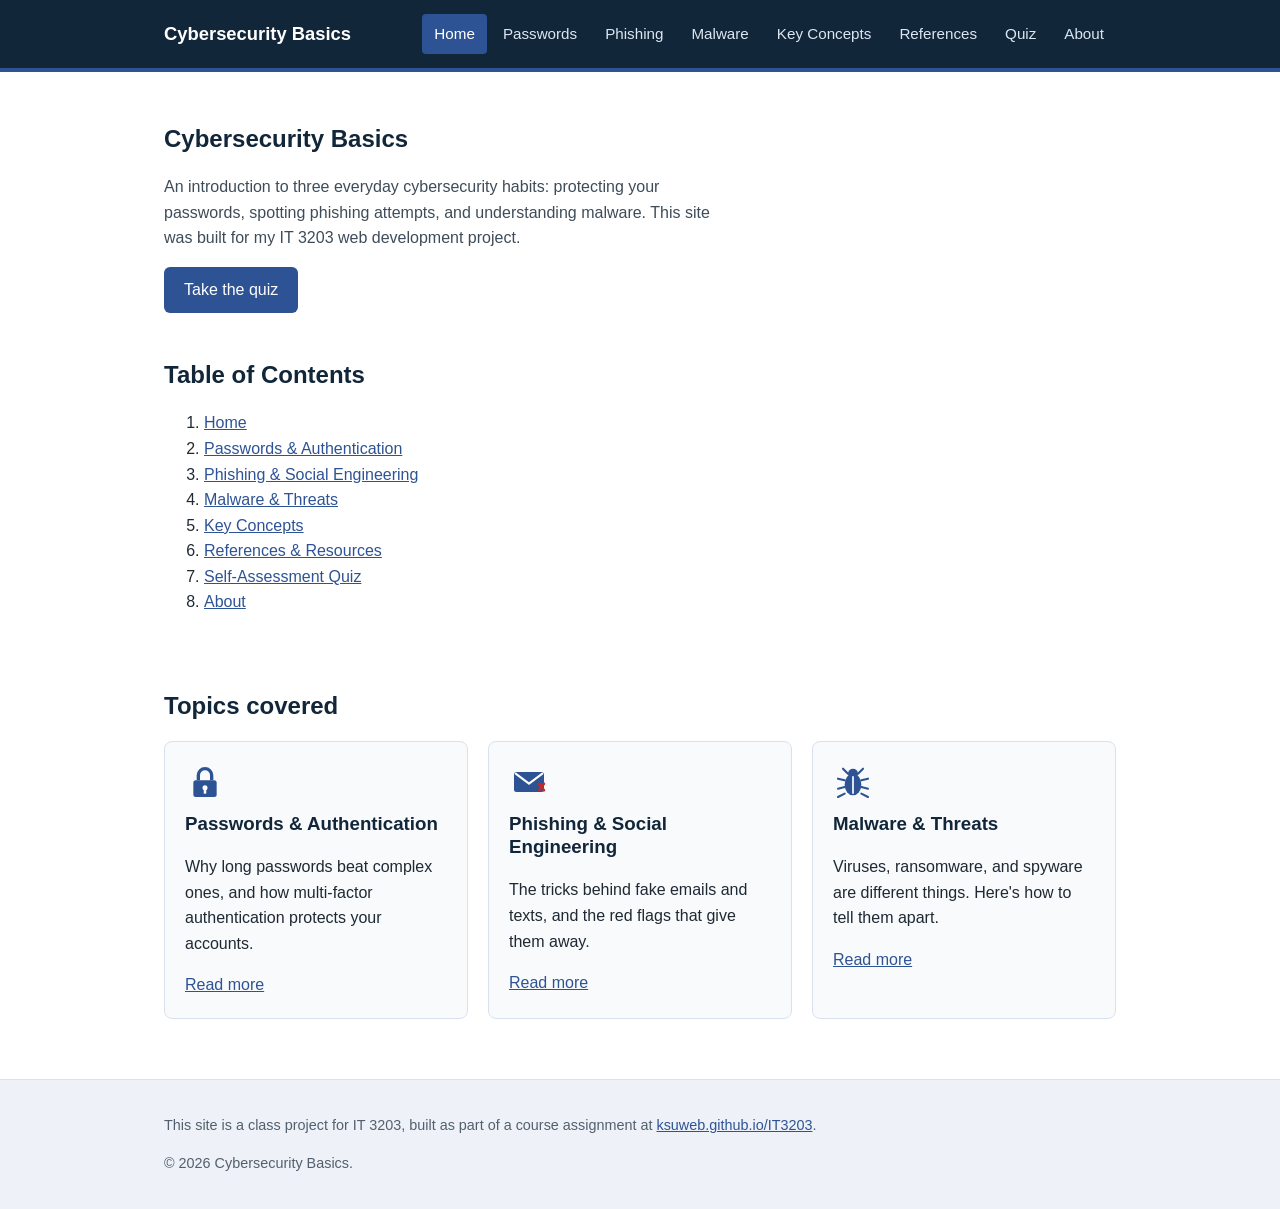
<file: index.html>
<!DOCTYPE html>
<html lang="en">
<head>
  <meta charset="UTF-8" />
  <meta name="viewport" content="width=device-width, initial-scale=1.0" />
  <title>Cybersecurity Basics</title>
  <link rel="stylesheet" href="css/style.css" />
</head>
<body>

  <header id="site-header">
    <div class="wrap">
      <a href="index.html" class="logo">Cybersecurity Basics</a>
      <nav id="site-nav">
        <ul>
          <li><a href="index.html" class="active">Home</a></li>
          <li><a href="topics/passwords.html">Passwords</a></li>
          <li><a href="topics/phishing.html">Phishing</a></li>
          <li><a href="topics/malware.html">Malware</a></li>
          <li><a href="key-concepts.html">Key Concepts</a></li>
          <li><a href="references.html">References</a></li>
          <li><a href="quiz.html">Quiz</a></li>
          <li><a href="about.html">About</a></li>
        </ul>
      </nav>
    </div>
  </header>

  <main class="wrap">

    <section class="page-heading">
      <h1>Cybersecurity Basics</h1>
      <p>An introduction to three everyday cybersecurity habits: protecting your
        passwords, spotting phishing attempts, and understanding malware. This site
        was built for my IT 3203 web development project.</p>
      <a href="quiz.html" class="btn">Take the quiz</a>
    </section>

    <section>
      <h2>Table of Contents</h2>
      <ol>
        <li><a href="index.html">Home</a></li>
        <li><a href="topics/passwords.html">Passwords &amp; Authentication</a></li>
        <li><a href="topics/phishing.html">Phishing &amp; Social Engineering</a></li>
        <li><a href="topics/malware.html">Malware &amp; Threats</a></li>
        <li><a href="key-concepts.html">Key Concepts</a></li>
        <li><a href="references.html">References &amp; Resources</a></li>
        <li><a href="quiz.html">Self-Assessment Quiz</a></li>
        <li><a href="about.html">About</a></li>
      </ol>
    </section>

    <section>
      <h2>Topics covered</h2>
      <div class="card-grid">
        <article class="card">
          <img src="images/icon-lock.svg" alt="Padlock icon" />
          <h3>Passwords &amp; Authentication</h3>
          <p>Why long passwords beat complex ones, and how multi-factor
            authentication protects your accounts.</p>
          <a href="topics/passwords.html">Read more</a>
        </article>
        <article class="card">
          <img src="images/icon-phish.svg" alt="Envelope icon" />
          <h3>Phishing &amp; Social Engineering</h3>
          <p>The tricks behind fake emails and texts, and the red flags that give
            them away.</p>
          <a href="topics/phishing.html">Read more</a>
        </article>
        <article class="card">
          <img src="images/icon-bug.svg" alt="Bug icon" />
          <h3>Malware &amp; Threats</h3>
          <p>Viruses, ransomware, and spyware are different things. Here's how to
            tell them apart.</p>
          <a href="topics/malware.html">Read more</a>
        </article>
      </div>
    </section>

  </main>

  <footer id="site-footer">
    <div class="wrap">
      <p>This site is a class project for IT 3203, built as part of a course
        assignment at
        <a href="https://ksuweb.github.io/IT3203/" target="_blank" rel="noopener">ksuweb.github.io/IT3203</a>.</p>
      <p>&copy; 2026 Cybersecurity Basics.</p>
    </div>
  </footer>

</body>
</html>
</file>
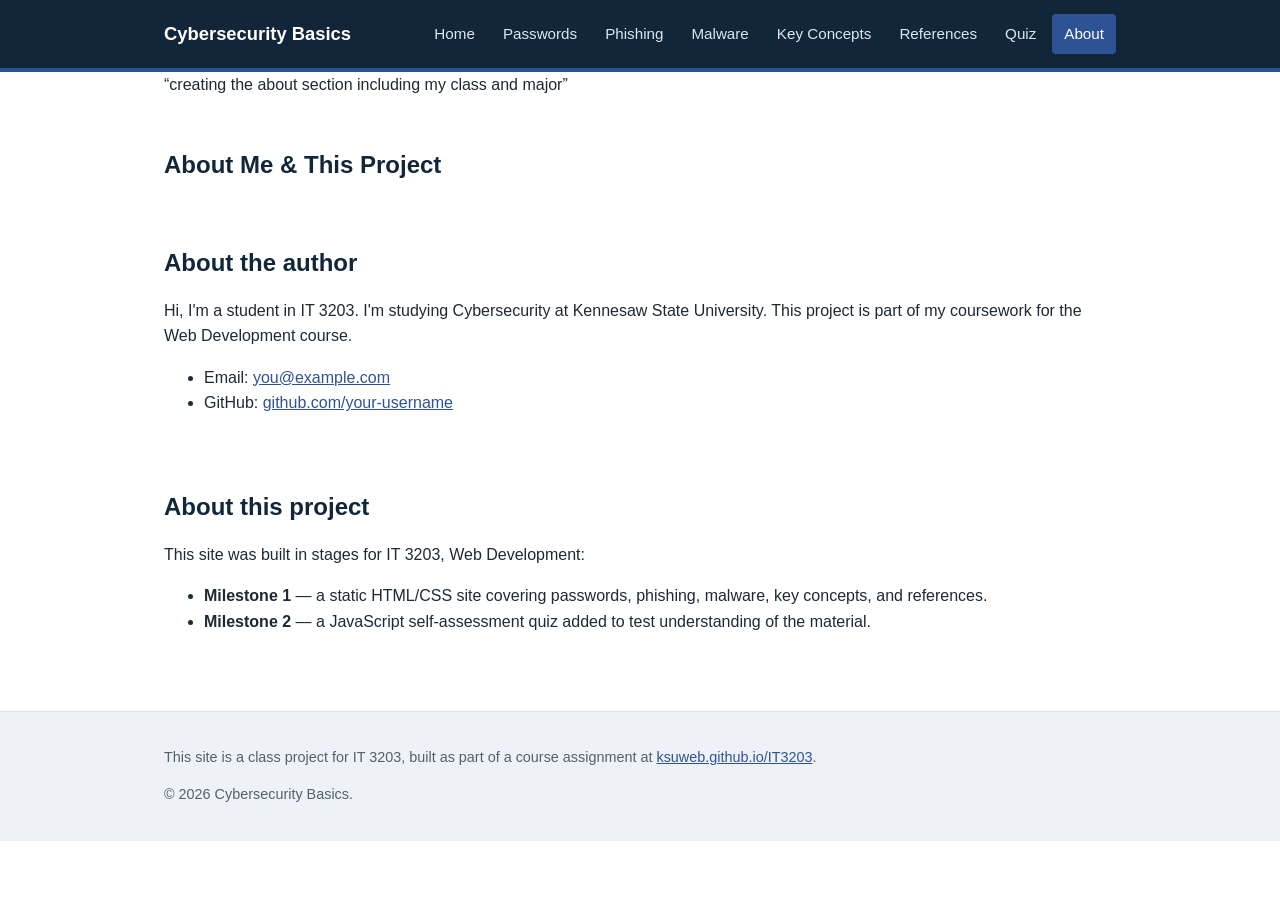
<file: about.html>
<!DOCTYPE html>
<html lang="en">
<head>
  <meta charset="UTF-8" />
  <meta name="viewport" content="width=device-width, initial-scale=1.0" />
  <title>About | Cybersecurity Basics</title>
  <link rel="stylesheet" href="css/style.css" />
</head>
<body>

  <header id="site-header">
    <div class="wrap">
      <a href="index.html" class="logo">Cybersecurity Basics</a>
      <nav id="site-nav">
        <ul>
          <li><a href="index.html">Home</a></li>
          <li><a href="topics/passwords.html">Passwords</a></li>
          <li><a href="topics/phishing.html">Phishing</a></li>
          <li><a href="topics/malware.html">Malware</a></li>
          <li><a href="key-concepts.html">Key Concepts</a></li>
          <li><a href="references.html">References</a></li>
          <li><a href="quiz.html">Quiz</a></li>
          <li><a href="about.html" class="active">About</a></li>
        </ul>
      </nav>
    </div>
  </header>

  <main class="wrap">
<q>creating the about section including my class and major</q>
    <section class="page-heading">
      <h1>About Me &amp; This Project</h1>
    </section>

    <section>
      <h2>About the author</h2>
      <!-- TODO: replace with your own bio -->
      <p>Hi, I'm a student in IT 3203. I'm studying Cybersecurity at Kennesaw State University. This project is part of my coursework for the Web
        Development course.</p>
      <ul>
        <li>Email: <a href="mailto:you@example.com">you@example.com</a></li>
        <li>GitHub: <a href="https://github.com/your-username" target="_blank" rel="noopener">github.com/your-username</a></li>
      </ul>
    </section>

    <section>
      <h2>About this project</h2>
      <p>This site was built in stages for IT 3203, Web Development:</p>
      <ul>
        <li><strong>Milestone 1</strong> &mdash; a static HTML/CSS site covering
          passwords, phishing, malware, key concepts, and references.</li>
        <li><strong>Milestone 2</strong> &mdash; a JavaScript self-assessment quiz
          added to test understanding of the material.</li>
      </ul>
    </section>

  </main>

  <footer id="site-footer">
    <div class="wrap">
      <p>This site is a class project for IT 3203, built as part of a course
        assignment at
        <a href="https://ksuweb.github.io/IT3203/" target="_blank" rel="noopener">ksuweb.github.io/IT3203</a>.</p>
      <p>&copy; 2026 Cybersecurity Basics.</p>
    </div>
  </footer>

</body>
</html>
</file>
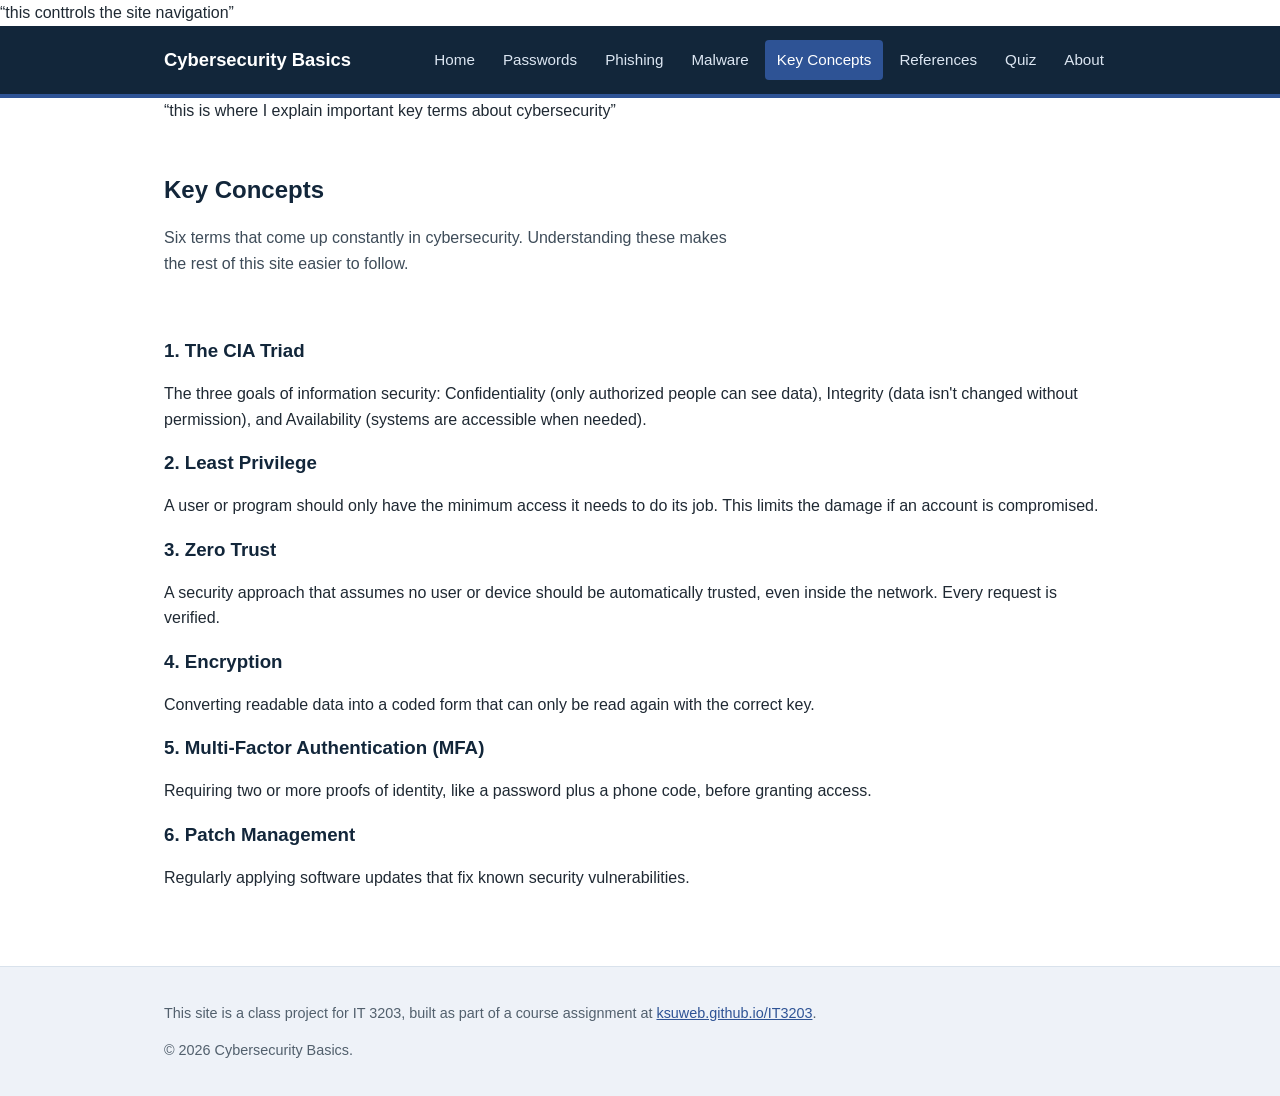
<file: key-concepts.html>
<!DOCTYPE html>
<html lang="en">
<head>
  <meta charset="UTF-8" />
  <meta name="viewport" content="width=device-width, initial-scale=1.0" />
  <title>Key Concepts | Cybersecurity Basics</title>
  <link rel="stylesheet" href="css/style.css" />
</head>
<body>
<q>this conttrols the site navigation</q>
  <header id="site-header">
    <div class="wrap">
      <a href="index.html" class="logo">Cybersecurity Basics</a>
      <nav id="site-nav">
        <ul>
          <li><a href="index.html">Home</a></li>
          <li><a href="topics/passwords.html">Passwords</a></li>
          <li><a href="topics/phishing.html">Phishing</a></li>
          <li><a href="topics/malware.html">Malware</a></li>
          <li><a href="key-concepts.html" class="active">Key Concepts</a></li>
          <li><a href="references.html">References</a></li>
          <li><a href="quiz.html">Quiz</a></li>
          <li><a href="about.html">About</a></li>
        </ul>
      </nav>
    </div>
  </header>

  <main class="wrap">
<q>this is where I explain important key terms about cybersecurity</q>
    <section class="page-heading">
      <h1>Key Concepts</h1>
      <p>Six terms that come up constantly in cybersecurity. Understanding these
        makes the rest of this site easier to follow.</p>
    </section>

    <section>
      <h3>1. The CIA Triad</h3>
      <p>The three goals of information security: Confidentiality (only authorized
        people can see data), Integrity (data isn't changed without permission), and
        Availability (systems are accessible when needed).</p>

      <h3>2. Least Privilege</h3>
      <p>A user or program should only have the minimum access it needs to do its
        job. This limits the damage if an account is compromised.</p>

      <h3>3. Zero Trust</h3>
      <p>A security approach that assumes no user or device should be automatically
        trusted, even inside the network. Every request is verified.</p>

      <h3>4. Encryption</h3>
      <p>Converting readable data into a coded form that can only be read again
        with the correct key.</p>

      <h3>5. Multi-Factor Authentication (MFA)</h3>
      <p>Requiring two or more proofs of identity, like a password plus a phone
        code, before granting access.</p>

      <h3>6. Patch Management</h3>
      <p>Regularly applying software updates that fix known security
        vulnerabilities.</p>
    </section>

  </main>

  <footer id="site-footer">
    <div class="wrap">
      <p>This site is a class project for IT 3203, built as part of a course
        assignment at
        <a href="https://ksuweb.github.io/IT3203/" target="_blank" rel="noopener">ksuweb.github.io/IT3203</a>.</p>
      <p>&copy; 2026 Cybersecurity Basics.</p>
    </div>
  </footer>

</body>
</html>
</file>
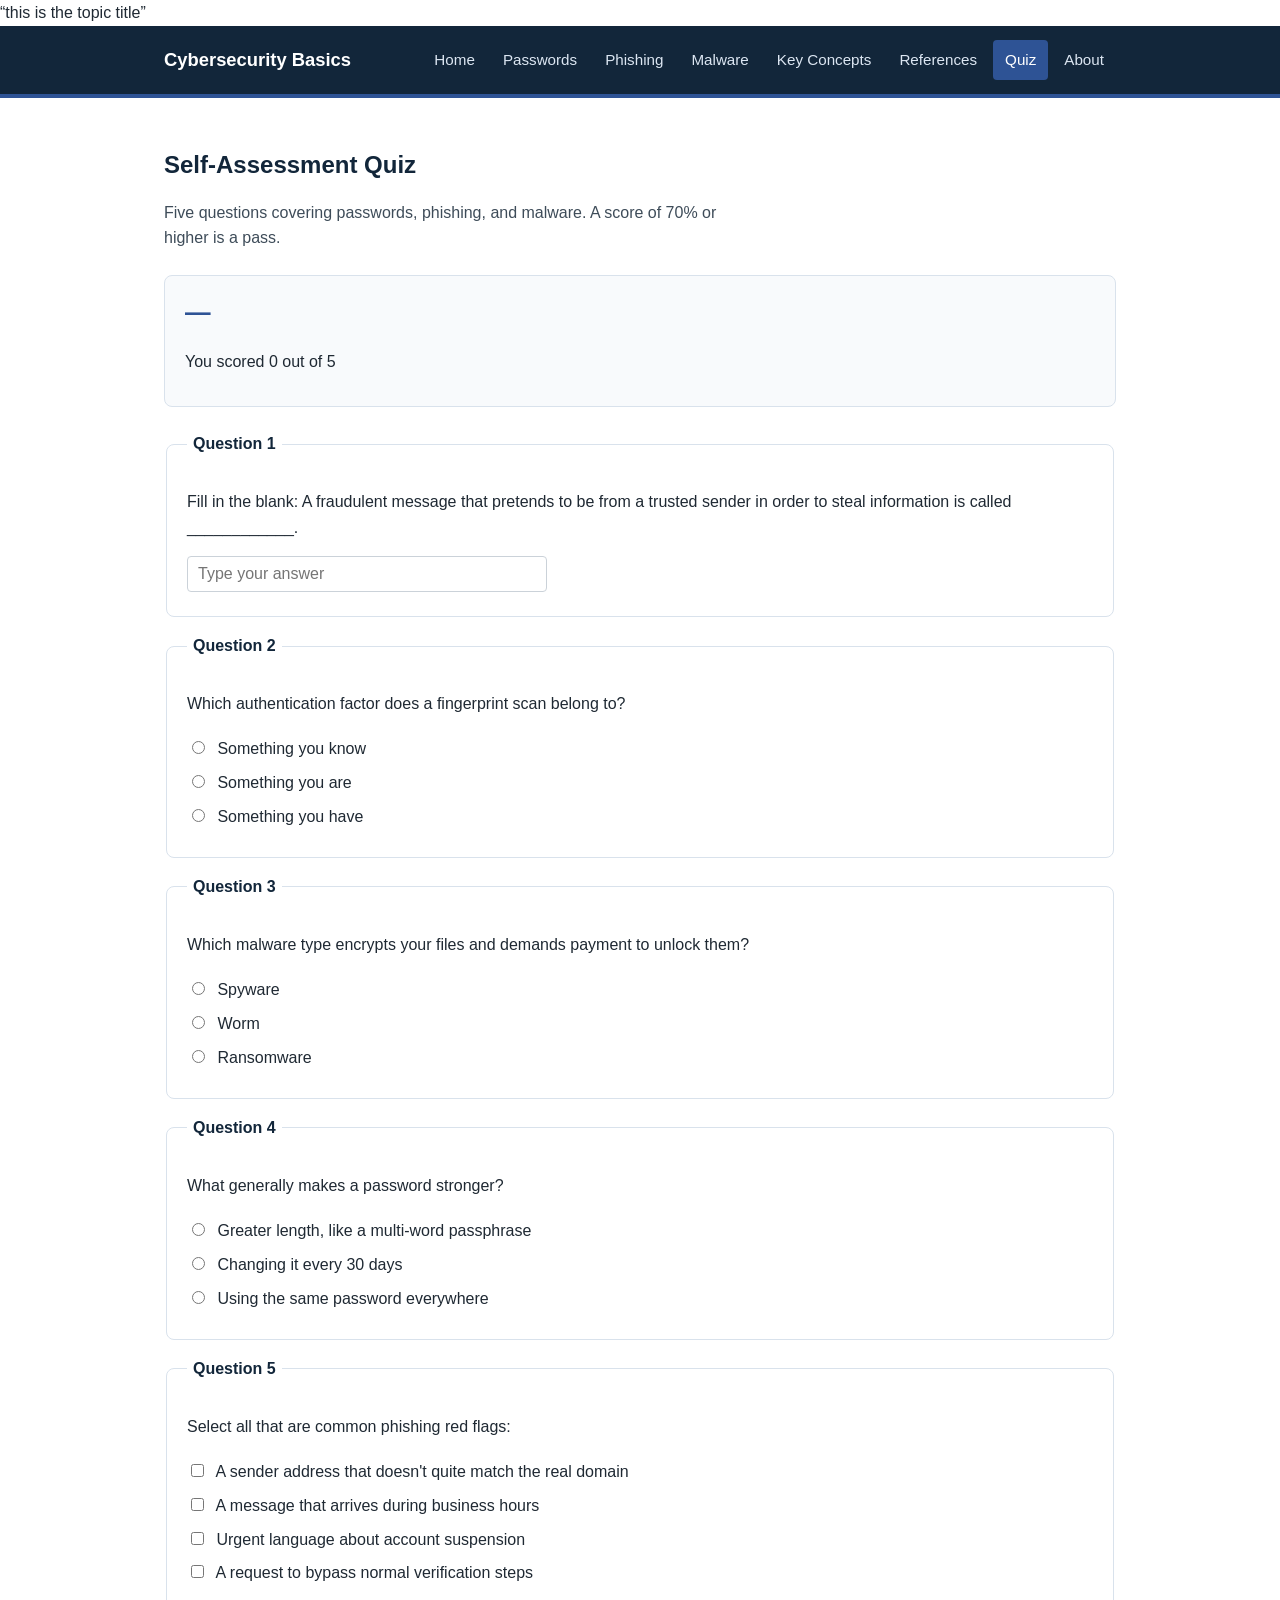
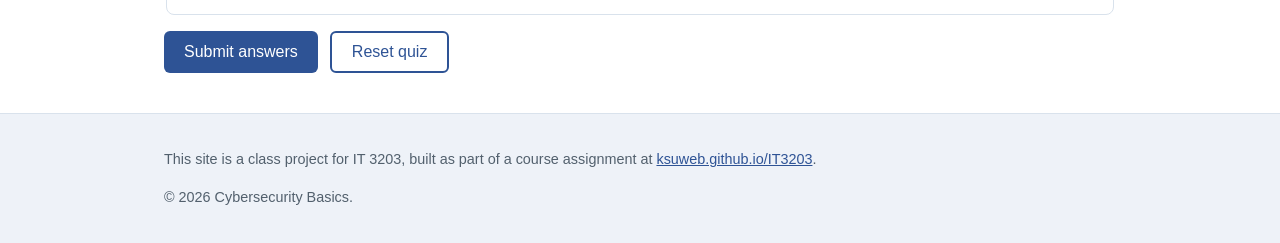
<file: quiz.html>
<!DOCTYPE html>
<html lang="en">
<head>
  <meta charset="UTF-8" />
  <meta name="viewport" content="width=device-width, initial-scale=1.0" />
  <title>Self-Assessment Quiz | Cybersecurity Basics</title>
  <link rel="stylesheet" href="css/style.css" />
</head>
<body>
<q>this is the topic title</q>
  <header id="site-header">
    <div class="wrap">
      <a href="index.html" class="logo">Cybersecurity Basics</a>
      <nav id="site-nav">
        <ul>
          <li><a href="index.html">Home</a></li>
          <li><a href="topics/passwords.html">Passwords</a></li>
          <li><a href="topics/phishing.html">Phishing</a></li>
          <li><a href="topics/malware.html">Malware</a></li>
          <li><a href="key-concepts.html">Key Concepts</a></li>
          <li><a href="references.html">References</a></li>
          <li><a href="quiz.html" class="active">Quiz</a></li>
          <li><a href="about.html">About</a></li>
        </ul>
      </nav>
    </div>
  </header>

  <main class="wrap">

    <section class="page-heading">
      <h1>Self-Assessment Quiz</h1>
      <p>Five questions covering passwords, phishing, and malware. A score of 70%
        or higher is a pass.</p>
    </section>

    <div id="quiz-results">
      <p id="result-status" class="score-big">&mdash;</p>
      <p id="result-score">You scored 0 out of 5</p>
    </div>

    <form id="quiz-form">

      <!-- Question 1: fill in the blank -->
      <fieldset>
        <legend>Question 1</legend>
        <p>Fill in the blank: A fraudulent message that pretends to be from a
          trusted sender in order to steal information is called
          ____________.</p>
        <input type="text" id="q1-input" placeholder="Type your answer" />
        <div class="q-feedback" id="q1-feedback"></div>
      </fieldset>

      <!-- Question 2: multiple choice, one correct answer -->
      <fieldset>
        <legend>Question 2</legend>
        <p>Which authentication factor does a fingerprint scan belong to?</p>
        <div class="opt"><input type="radio" name="q2" id="q2a" value="a"><label for="q2a"> Something you know</label></div>
        <div class="opt"><input type="radio" name="q2" id="q2b" value="b"><label for="q2b"> Something you are</label></div>
        <div class="opt"><input type="radio" name="q2" id="q2c" value="c"><label for="q2c"> Something you have</label></div>
        <div class="q-feedback" id="q2-feedback"></div>
      </fieldset>

      <!-- Question 3: multiple choice, one correct answer -->
      <fieldset>
        <legend>Question 3</legend>
        <p>Which malware type encrypts your files and demands payment to unlock them?</p>
        <div class="opt"><input type="radio" name="q3" id="q3a" value="a"><label for="q3a"> Spyware</label></div>
        <div class="opt"><input type="radio" name="q3" id="q3b" value="b"><label for="q3b"> Worm</label></div>
        <div class="opt"><input type="radio" name="q3" id="q3c" value="c"><label for="q3c"> Ransomware</label></div>
        <div class="q-feedback" id="q3-feedback"></div>
      </fieldset>

      <!-- Question 4: multiple choice, one correct answer -->
      <fieldset>
        <legend>Question 4</legend>
        <p>What generally makes a password stronger?</p>
        <div class="opt"><input type="radio" name="q4" id="q4a" value="a"><label for="q4a"> Greater length, like a multi-word passphrase</label></div>
        <div class="opt"><input type="radio" name="q4" id="q4b" value="b"><label for="q4b"> Changing it every 30 days</label></div>
        <div class="opt"><input type="radio" name="q4" id="q4c" value="c"><label for="q4c"> Using the same password everywhere</label></div>
        <div class="q-feedback" id="q4-feedback"></div>
      </fieldset>

      <!-- Question 5: select all that apply -->
      <fieldset>
        <legend>Question 5</legend>
        <p>Select all that are common phishing red flags:</p>
        <div class="opt"><input type="checkbox" id="q5a"><label for="q5a"> A sender address that doesn't quite match the real domain</label></div>
        <div class="opt"><input type="checkbox" id="q5b"><label for="q5b"> A message that arrives during business hours</label></div>
        <div class="opt"><input type="checkbox" id="q5c"><label for="q5c"> Urgent language about account suspension</label></div>
        <div class="opt"><input type="checkbox" id="q5d"><label for="q5d"> A request to bypass normal verification steps</label></div>
        <div class="q-feedback" id="q5-feedback"></div>
      </fieldset>

      <div class="quiz-actions">
        <button type="submit" class="btn">Submit answers</button>
        <button type="button" class="btn secondary" id="reset-btn">Reset quiz</button>
      </div>
    </form>

  </main>

  <footer id="site-footer">
    <div class="wrap">
      <p>This site is a class project for IT 3203, built as part of a course
        assignment at
        <a href="https://ksuweb.github.io/IT3203/" target="_blank" rel="noopener">ksuweb.github.io/IT3203</a>.</p>
      <p>&copy; 2026 Cybersecurity Basics.</p>
    </div>
  </footer>

  <script src="js/quiz.js"></script>
</body>
</html>
</file>
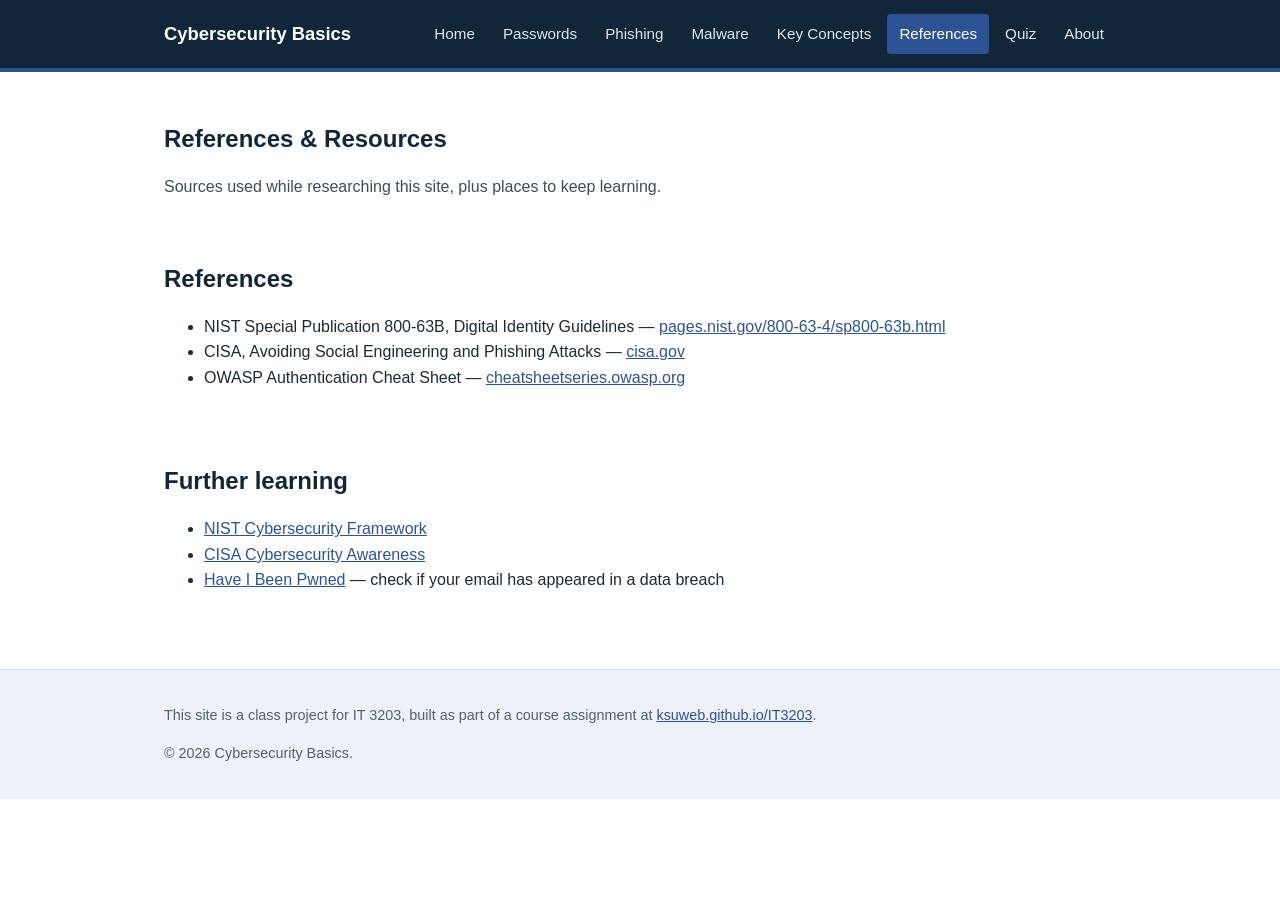
<file: references.html>
<!DOCTYPE html>
<html lang="en">
<head>
  <meta charset="UTF-8" />
  <meta name="viewport" content="width=device-width, initial-scale=1.0" />
  <title>References &amp; Resources | Cybersecurity Basics</title>
  <link rel="stylesheet" href="css/style.css" />
</head>
<body>

  <header id="site-header">
    <div class="wrap">
      <a href="index.html" class="logo">Cybersecurity Basics</a>
      <nav id="site-nav">
        <ul>
          <li><a href="index.html">Home</a></li>
          <li><a href="topics/passwords.html">Passwords</a></li>
          <li><a href="topics/phishing.html">Phishing</a></li>
          <li><a href="topics/malware.html">Malware</a></li>
          <li><a href="key-concepts.html">Key Concepts</a></li>
          <li><a href="references.html" class="active">References</a></li>
          <li><a href="quiz.html">Quiz</a></li>
          <li><a href="about.html">About</a></li>
        </ul>
      </nav>
    </div>
  </header>

  <main class="wrap">

    <section class="page-heading">
      <h1>References &amp; Resources</h1>
      <p>Sources used while researching this site, plus places to keep learning.</p>
    </section>

    <section>
      <h2>References</h2>
      <ul>
        <li>NIST Special Publication 800-63B, Digital Identity Guidelines &mdash;
          <a href="https://pages.nist.gov/800-63-4/sp800-63b.html" target="_blank" rel="noopener">pages.nist.gov/800-63-4/sp800-63b.html</a></li>
        <li>CISA, Avoiding Social Engineering and Phishing Attacks &mdash;
          <a href="https://www.cisa.gov/news-events/news/avoiding-social-engineering-and-phishing-attacks" target="_blank" rel="noopener">cisa.gov</a></li>
        <li>OWASP Authentication Cheat Sheet &mdash;
          <a href="https://cheatsheetseries.owasp.org/cheatsheets/Authentication_Cheat_Sheet.html" target="_blank" rel="noopener">cheatsheetseries.owasp.org</a></li>
      </ul>
    </section>

    <section>
      <h2>Further learning</h2>
      <ul>
        <li><a href="https://www.nist.gov/cyberframework" target="_blank" rel="noopener">NIST Cybersecurity Framework</a></li>
        <li><a href="https://www.cisa.gov/cybersecurity-awareness-month" target="_blank" rel="noopener">CISA Cybersecurity Awareness</a></li>
        <li><a href="https://haveibeenpwned.com/" target="_blank" rel="noopener">Have I Been Pwned</a> &mdash; check if your email has appeared in a data breach</li>
      </ul>
    </section>

  </main>

  <footer id="site-footer">
    <div class="wrap">
      <p>This site is a class project for IT 3203, built as part of a course
        assignment at
        <a href="https://ksuweb.github.io/IT3203/" target="_blank" rel="noopener">ksuweb.github.io/IT3203</a>.</p>
      <p>&copy; 2026 Cybersecurity Basics.</p>
    </div>
  </footer>

</body>
</html>
</file>
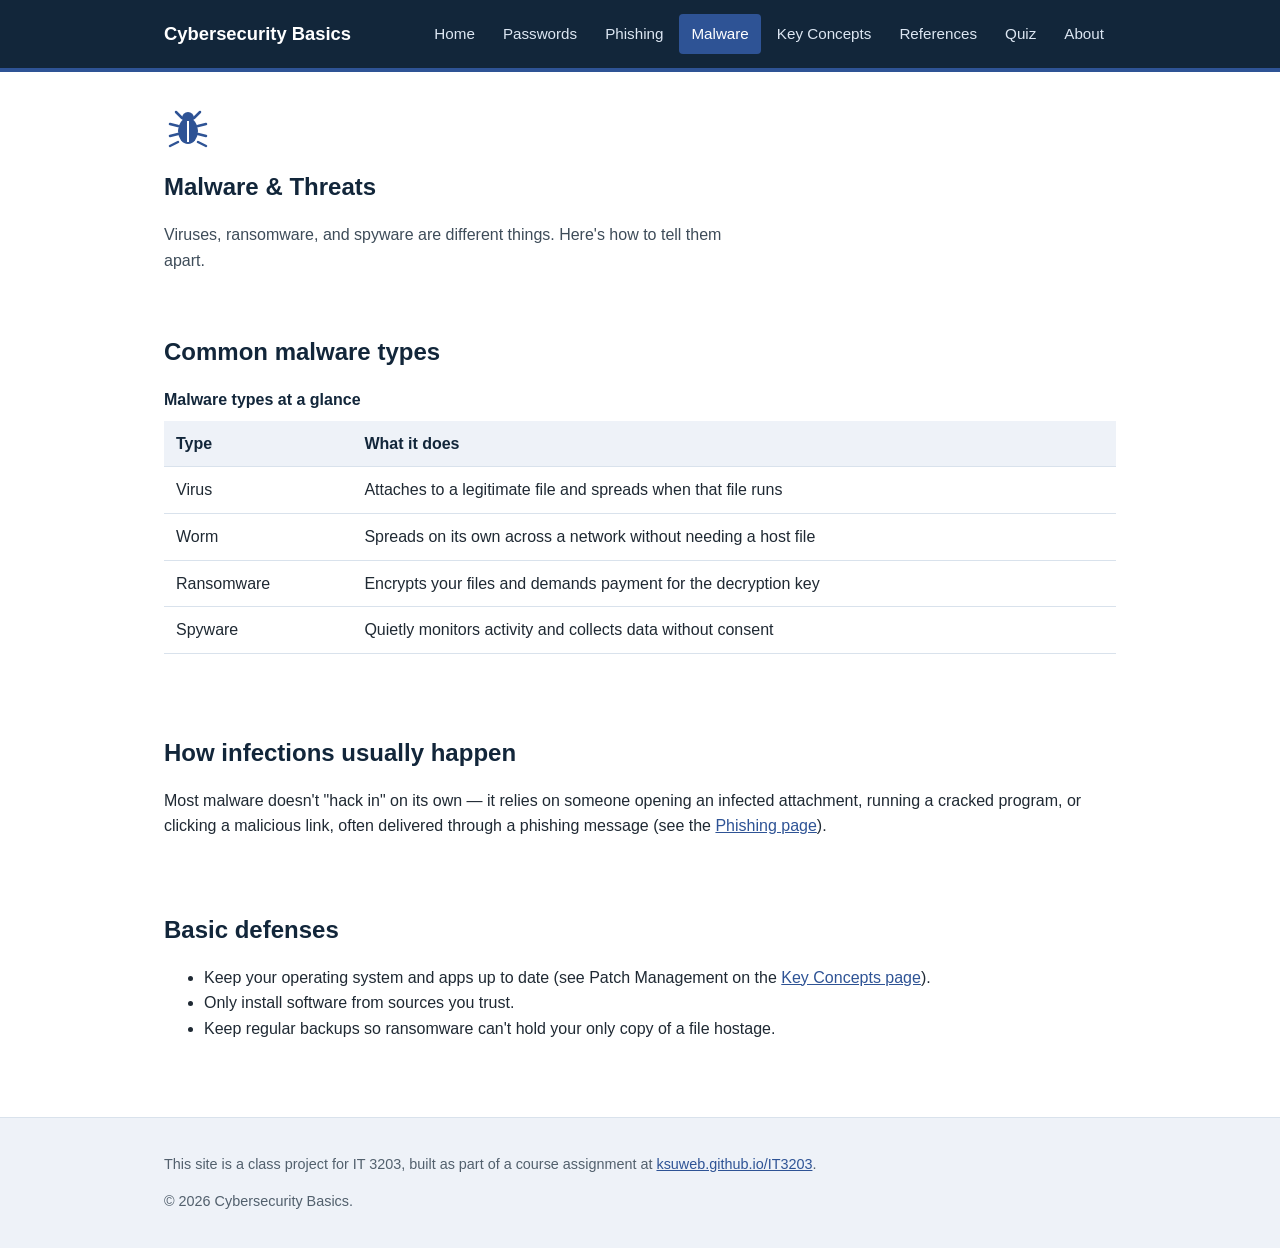
<file: topics/malware.html>
<!--
  topics/malware.html — Malware & Threats
  One of the three main content pages linked from the home page cards
  and the site nav. Paths in this file go up one folder ("../") to
  reach css/, images/, and the top-level pages.
-->
<!DOCTYPE html>
<html lang="en">
<head>
  <meta charset="UTF-8" />
  <meta name="viewport" content="width=device-width, initial-scale=1.0" />
  <title>Malware &amp; Threats | Cybersecurity Basics</title>
  <link rel="stylesheet" href="../css/style.css" />
</head>
<body>

  <!-- Site header: logo + nav links, reused on every page -->
  <header id="site-header">
    <div class="wrap">
      <a href="../index.html" class="logo">Cybersecurity Basics</a>
      <nav id="site-nav">
        <ul>
          <li><a href="../index.html">Home</a></li>
          <li><a href="passwords.html">Passwords</a></li>
          <li><a href="phishing.html">Phishing</a></li>
          <li><a href="malware.html" class="active">Malware</a></li>
          <li><a href="../key-concepts.html">Key Concepts</a></li>
          <li><a href="../references.html">References</a></li>
          <li><a href="../quiz.html">Quiz</a></li>
          <li><a href="../about.html">About</a></li>
        </ul>
      </nav>
    </div>
  </header>

  <main class="wrap">

    <section class="page-heading">
      <img src="../images/icon-bug.svg" alt="Bug icon" style="width:48px;height:48px;" />
      <h1>Malware &amp; Threats</h1>
      <p>Viruses, ransomware, and spyware are different things. Here's how
        to tell them apart.</p>
    </section>

    <section>
      <h2>Common malware types</h2>
      <table>
        <caption>Malware types at a glance</caption>
        <thead>
          <tr>
            <th scope="col">Type</th>
            <th scope="col">What it does</th>
          </tr>
        </thead>
        <tbody>
          <tr>
            <td data-label="Type">Virus</td>
            <td data-label="What it does">Attaches to a legitimate file and spreads when that file runs</td>
          </tr>
          <tr>
            <td data-label="Type">Worm</td>
            <td data-label="What it does">Spreads on its own across a network without needing a host file</td>
          </tr>
          <tr>
            <td data-label="Type">Ransomware</td>
            <td data-label="What it does">Encrypts your files and demands payment for the decryption key</td>
          </tr>
          <tr>
            <td data-label="Type">Spyware</td>
            <td data-label="What it does">Quietly monitors activity and collects data without consent</td>
          </tr>
        </tbody>
      </table>
    </section>

    <section>
      <h2>How infections usually happen</h2>
      <p>Most malware doesn't "hack in" on its own — it relies on someone
        opening an infected attachment, running a cracked program, or
        clicking a malicious link, often delivered through a phishing
        message (see the <a href="phishing.html">Phishing page</a>).</p>
    </section>

    <section>
      <h2>Basic defenses</h2>
      <ul>
        <li>Keep your operating system and apps up to date (see Patch Management on the <a href="../key-concepts.html">Key Concepts page</a>).</li>
        <li>Only install software from sources you trust.</li>
        <li>Keep regular backups so ransomware can't hold your only copy of a file hostage.</li>
      </ul>
    </section>

  </main>

  <!-- Site footer: course credit + copyright, reused on every page -->
  <footer id="site-footer">
    <div class="wrap">
      <p>This site is a class project for IT 3203, built as part of a course
        assignment at
        <a href="https://ksuweb.github.io/IT3203/" target="_blank" rel="noopener">ksuweb.github.io/IT3203</a>.</p>
      <p>&copy; 2026 Cybersecurity Basics.</p>
    </div>
  </footer>

</body>
</html>
</file>
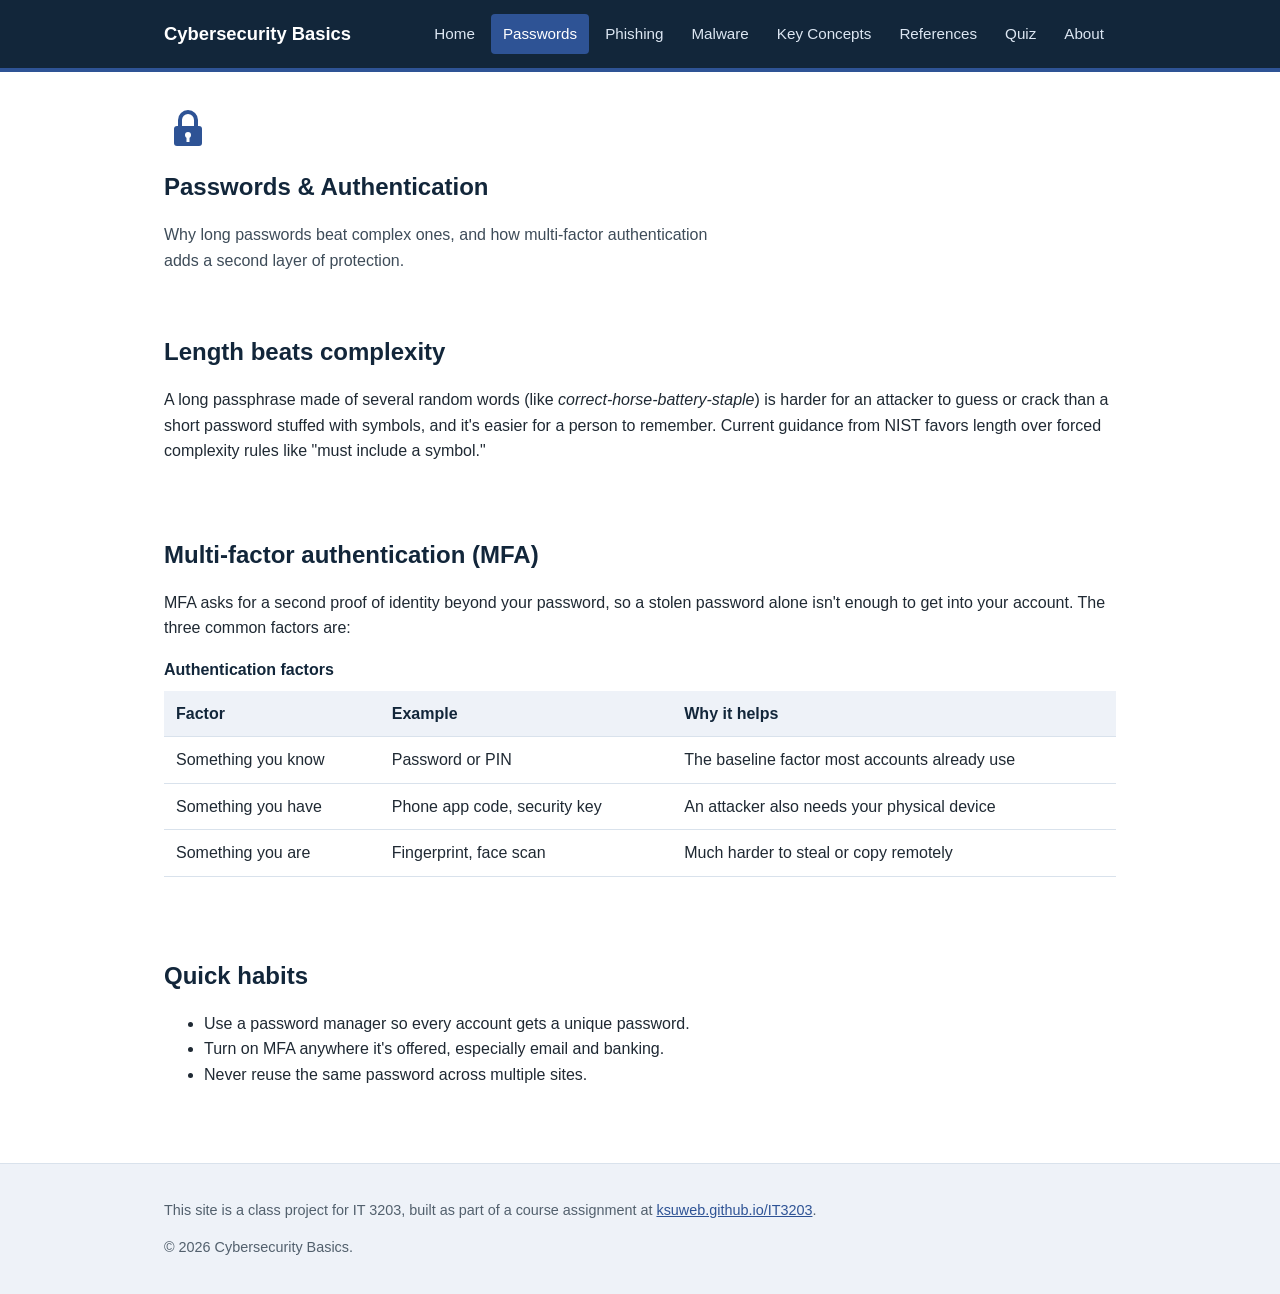
<file: topics/passwords.html>
<!--
  topics/passwords.html — Passwords & Authentication
  One of the three main content pages linked from the home page cards
  and the site nav. Paths in this file go up one folder ("../") to
  reach css/, images/, and the top-level pages.
-->
<!DOCTYPE html>
<html lang="en">
<head>
  <meta charset="UTF-8" />
  <meta name="viewport" content="width=device-width, initial-scale=1.0" />
  <title>Passwords &amp; Authentication | Cybersecurity Basics</title>
  <link rel="stylesheet" href="../css/style.css" />
</head>
<body>

  <!-- Site header: logo + nav links, reused on every page -->
  <header id="site-header">
    <div class="wrap">
      <a href="../index.html" class="logo">Cybersecurity Basics</a>
      <nav id="site-nav">
        <ul>
          <li><a href="../index.html">Home</a></li>
          <li><a href="passwords.html" class="active">Passwords</a></li>
          <li><a href="phishing.html">Phishing</a></li>
          <li><a href="malware.html">Malware</a></li>
          <li><a href="../key-concepts.html">Key Concepts</a></li>
          <li><a href="../references.html">References</a></li>
          <li><a href="../quiz.html">Quiz</a></li>
          <li><a href="../about.html">About</a></li>
        </ul>
      </nav>
    </div>
  </header>

  <main class="wrap">

    <section class="page-heading">
      <img src="../images/icon-lock.svg" alt="Padlock icon" style="width:48px;height:48px;" />
      <h1>Passwords &amp; Authentication</h1>
      <p>Why long passwords beat complex ones, and how multi-factor
        authentication adds a second layer of protection.</p>
    </section>

    <section>
      <h2>Length beats complexity</h2>
      <p>A long passphrase made of several random words (like
        <em>correct-horse-battery-staple</em>) is harder for an attacker to
        guess or crack than a short password stuffed with symbols, and it's
        easier for a person to remember. Current guidance from NIST favors
        length over forced complexity rules like "must include a symbol."</p>
    </section>

    <section>
      <h2>Multi-factor authentication (MFA)</h2>
      <p>MFA asks for a second proof of identity beyond your password, so a
        stolen password alone isn't enough to get into your account. The
        three common factors are:</p>

      <table>
        <caption>Authentication factors</caption>
        <thead>
          <tr>
            <th scope="col">Factor</th>
            <th scope="col">Example</th>
            <th scope="col">Why it helps</th>
          </tr>
        </thead>
        <tbody>
          <tr>
            <td data-label="Factor">Something you know</td>
            <td data-label="Example">Password or PIN</td>
            <td data-label="Why it helps">The baseline factor most accounts already use</td>
          </tr>
          <tr>
            <td data-label="Factor">Something you have</td>
            <td data-label="Example">Phone app code, security key</td>
            <td data-label="Why it helps">An attacker also needs your physical device</td>
          </tr>
          <tr>
            <td data-label="Factor">Something you are</td>
            <td data-label="Example">Fingerprint, face scan</td>
            <td data-label="Why it helps">Much harder to steal or copy remotely</td>
          </tr>
        </tbody>
      </table>
    </section>

    <section>
      <h2>Quick habits</h2>
      <ul>
        <li>Use a password manager so every account gets a unique password.</li>
        <li>Turn on MFA anywhere it's offered, especially email and banking.</li>
        <li>Never reuse the same password across multiple sites.</li>
      </ul>
    </section>

  </main>

  <!-- Site footer: course credit + copyright, reused on every page -->
  <footer id="site-footer">
    <div class="wrap">
      <p>This site is a class project for IT 3203, built as part of a course
        assignment at
        <a href="https://ksuweb.github.io/IT3203/" target="_blank" rel="noopener">ksuweb.github.io/IT3203</a>.</p>
      <p>&copy; 2026 Cybersecurity Basics.</p>
    </div>
  </footer>

</body>
</html>
</file>
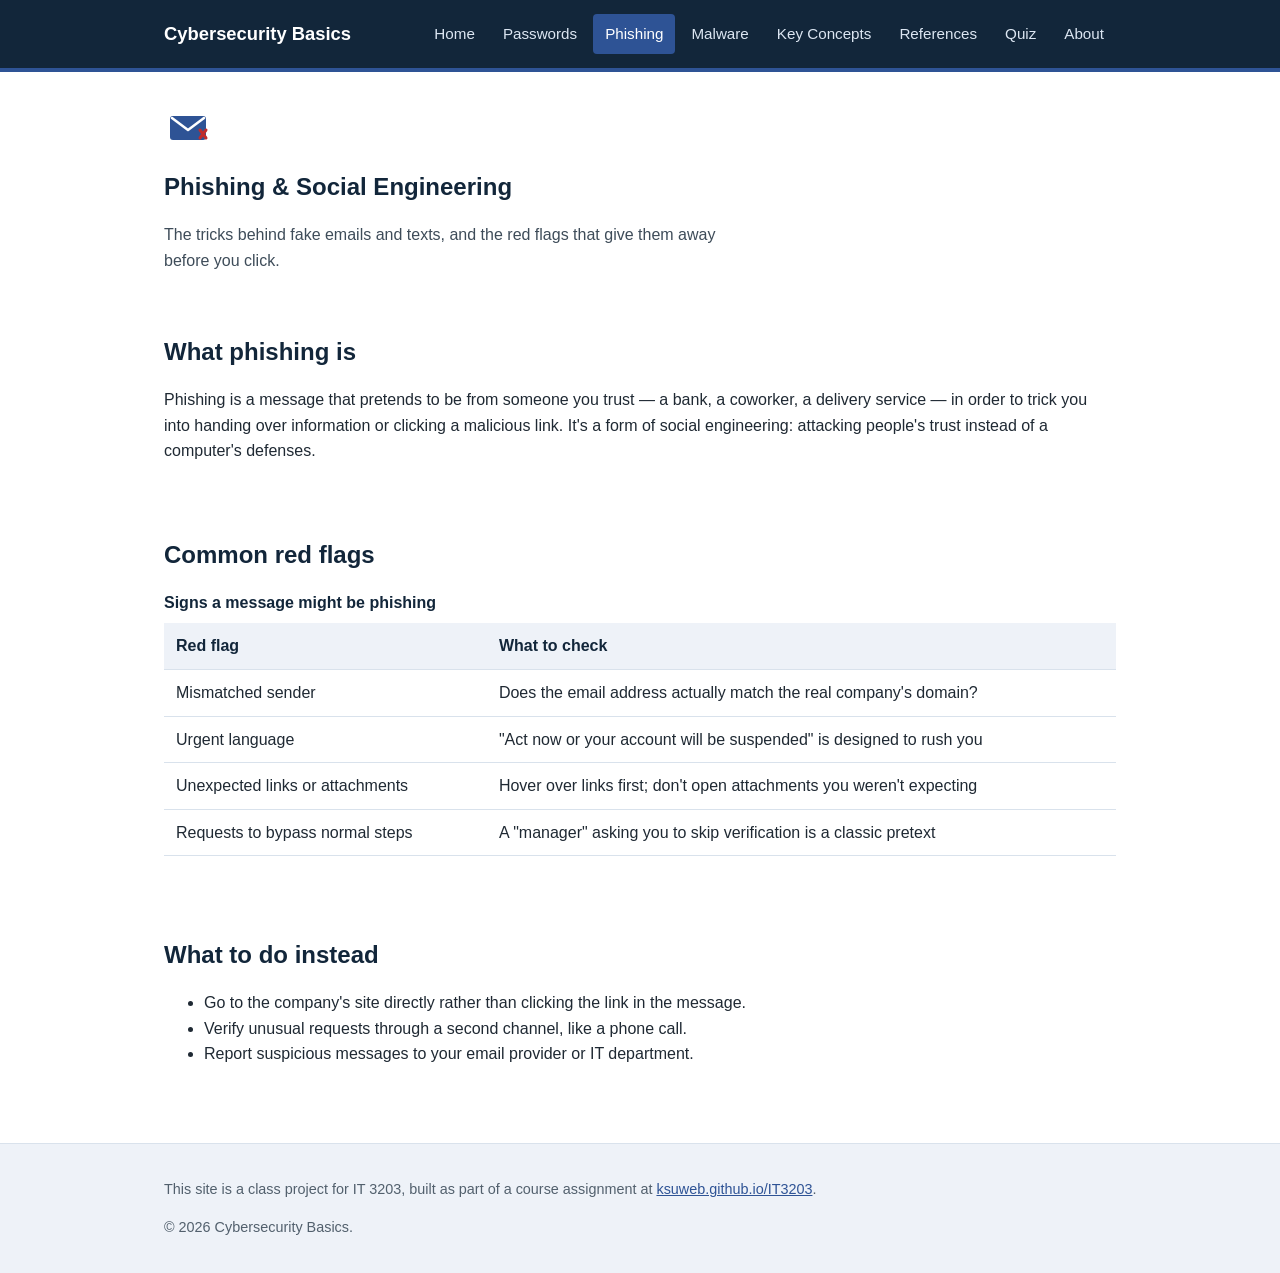
<file: topics/phishing.html>
<!--
  topics/phishing.html — Phishing & Social Engineering
  One of the three main content pages linked from the home page cards
  and the site nav. Paths in this file go up one folder ("../") to
  reach css/, images/, and the top-level pages.
-->
<!DOCTYPE html>
<html lang="en">
<head>
  <meta charset="UTF-8" />
  <meta name="viewport" content="width=device-width, initial-scale=1.0" />
  <title>Phishing &amp; Social Engineering | Cybersecurity Basics</title>
  <link rel="stylesheet" href="../css/style.css" />
</head>
<body>

  <!-- Site header: logo + nav links, reused on every page -->
  <header id="site-header">
    <div class="wrap">
      <a href="../index.html" class="logo">Cybersecurity Basics</a>
      <nav id="site-nav">
        <ul>
          <li><a href="../index.html">Home</a></li>
          <li><a href="passwords.html">Passwords</a></li>
          <li><a href="phishing.html" class="active">Phishing</a></li>
          <li><a href="malware.html">Malware</a></li>
          <li><a href="../key-concepts.html">Key Concepts</a></li>
          <li><a href="../references.html">References</a></li>
          <li><a href="../quiz.html">Quiz</a></li>
          <li><a href="../about.html">About</a></li>
        </ul>
      </nav>
    </div>
  </header>

  <main class="wrap">

    <section class="page-heading">
      <img src="../images/icon-phish.svg" alt="Envelope icon" style="width:48px;height:48px;" />
      <h1>Phishing &amp; Social Engineering</h1>
      <p>The tricks behind fake emails and texts, and the red flags that
        give them away before you click.</p>
    </section>

    <section>
      <h2>What phishing is</h2>
      <p>Phishing is a message that pretends to be from someone you trust —
        a bank, a coworker, a delivery service — in order to trick you into
        handing over information or clicking a malicious link. It's a form
        of social engineering: attacking people's trust instead of a
        computer's defenses.</p>
    </section>

    <section>
      <h2>Common red flags</h2>
      <table>
        <caption>Signs a message might be phishing</caption>
        <thead>
          <tr>
            <th scope="col">Red flag</th>
            <th scope="col">What to check</th>
          </tr>
        </thead>
        <tbody>
          <tr>
            <td data-label="Red flag">Mismatched sender</td>
            <td data-label="What to check">Does the email address actually match the real company's domain?</td>
          </tr>
          <tr>
            <td data-label="Red flag">Urgent language</td>
            <td data-label="What to check">"Act now or your account will be suspended" is designed to rush you</td>
          </tr>
          <tr>
            <td data-label="Red flag">Unexpected links or attachments</td>
            <td data-label="What to check">Hover over links first; don't open attachments you weren't expecting</td>
          </tr>
          <tr>
            <td data-label="Red flag">Requests to bypass normal steps</td>
            <td data-label="What to check">A "manager" asking you to skip verification is a classic pretext</td>
          </tr>
        </tbody>
      </table>
    </section>

    <section>
      <h2>What to do instead</h2>
      <ul>
        <li>Go to the company's site directly rather than clicking the link in the message.</li>
        <li>Verify unusual requests through a second channel, like a phone call.</li>
        <li>Report suspicious messages to your email provider or IT department.</li>
      </ul>
    </section>

  </main>

  <!-- Site footer: course credit + copyright, reused on every page -->
  <footer id="site-footer">
    <div class="wrap">
      <p>This site is a class project for IT 3203, built as part of a course
        assignment at
        <a href="https://ksuweb.github.io/IT3203/" target="_blank" rel="noopener">ksuweb.github.io/IT3203</a>.</p>
      <p>&copy; 2026 Cybersecurity Basics.</p>
    </div>
  </footer>

</body>
</html>
</file>
<file: css/style.css>
/*
  style.css — single shared stylesheet for the whole site
  Loaded by every page (index, about, key-concepts, references, quiz,
  and the three topic pages) so nav, colors, and spacing stay
  consistent site-wide.

  Sections below, top to bottom:
    1. Reset & base styles
    2. Layout helpers (.wrap)
    3. Header & navigation
    4. Buttons
    5. Page heading / cards / tables (shared content patterns)
    6. Quiz form
    7. Footer
    8. Responsive breakpoints (tablet + mobile)
*/

/* ---------- 1. Reset & base styles ---------- */
* {
  box-sizing: border-box;
}

body {
  margin: 0;
  font-family: "Segoe UI", Roboto, Helvetica, Arial, sans-serif;
  color: #1f2933;
  line-height: 1.6;
  background: #ffffff;
}

h1, h2, h3 {
  line-height: 1.25;
  color: #12263a;
}

a {
  color: #2e5395;
}

a:hover {
  color: #1c3562;
}

img {
  max-width: 100%;
  height: auto;
  display: block;
}

/* ---------- 2. Layout helper ---------- */
/* Every header/main/footer content block sits inside .wrap so the
   page content lines up in a centered column with side padding. */
.wrap {
  max-width: 1000px;
  margin: 0 auto;
  padding: 0 24px;
}

/* ---------- 3. Header & navigation ---------- */
#site-header {
  background: #12263a;
  border-bottom: 4px solid #2e5395;
}

#site-header .wrap {
  display: flex;
  align-items: center;
  justify-content: space-between;
  flex-wrap: wrap;
  padding-top: 14px;
  padding-bottom: 14px;
  gap: 12px;
}

.logo {
  color: #ffffff;
  font-weight: bold;
  font-size: 1.15rem;
  text-decoration: none;
}

#site-nav ul {
  list-style: none;
  display: flex;
  flex-wrap: wrap;
  gap: 4px;
  margin: 0;
  padding: 0;
}

#site-nav a {
  display: inline-block;
  color: #dce6f2;
  text-decoration: none;
  padding: 8px 12px;
  border-radius: 4px;
  font-size: 0.95rem;
}

#site-nav a:hover {
  background: rgba(255, 255, 255, 0.1);
  color: #ffffff;
}

#site-nav a.active {
  background: #2e5395;
  color: #ffffff;
}

/* ---------- 4. Buttons ---------- */
.btn {
  display: inline-block;
  background: #2e5395;
  color: #ffffff;
  text-decoration: none;
  padding: 10px 20px;
  border-radius: 6px;
  border: none;
  font-size: 1rem;
  cursor: pointer;
}

.btn:hover {
  background: #1c3562;
  color: #ffffff;
}

.btn.secondary {
  background: transparent;
  color: #2e5395;
  border: 2px solid #2e5395;
}

.btn.secondary:hover {
  background: #eef2f8;
}

/* ---------- 5. Shared content patterns ---------- */
.page-heading {
  padding: 32px 0 8px;
}

.page-heading p {
  max-width: 65ch;
  color: #3e4c59;
}

section {
  padding: 20px 0;
}

/* Card grid used on the home page to preview the 3 topic pages */
.card-grid {
  display: grid;
  grid-template-columns: repeat(3, 1fr);
  gap: 20px;
}

.card {
  border: 1px solid #d9e2ec;
  border-radius: 8px;
  padding: 20px;
  background: #f8fafc;
}

.card img {
  width: 40px;
  height: 40px;
  margin-bottom: 10px;
}

.card h3 {
  margin-top: 0;
}

/* Generic table styling, used on the topic pages */
table {
  width: 100%;
  border-collapse: collapse;
  margin: 12px 0 24px;
}

caption {
  text-align: left;
  font-weight: bold;
  margin-bottom: 8px;
  color: #12263a;
}

th, td {
  text-align: left;
  padding: 10px 12px;
  border-bottom: 1px solid #d9e2ec;
}

th {
  background: #eef2f8;
  color: #12263a;
}

/* ---------- 6. Quiz form ---------- */
#quiz-results {
  border: 1px solid #d9e2ec;
  border-radius: 8px;
  padding: 16px 20px;
  background: #f8fafc;
  margin-bottom: 24px;
}

.score-big {
  font-size: 1.6rem;
  font-weight: bold;
  margin: 0 0 4px;
  color: #2e5395;
}

fieldset {
  border: 1px solid #d9e2ec;
  border-radius: 8px;
  padding: 16px 20px;
  margin-bottom: 16px;
}

legend {
  font-weight: bold;
  color: #12263a;
  padding: 0 6px;
}

.opt {
  padding: 4px 0;
}

.opt input {
  margin-right: 8px;
}

#quiz-form input[type="text"] {
  width: 100%;
  max-width: 360px;
  padding: 8px 10px;
  border: 1px solid #cbd2d9;
  border-radius: 4px;
  font-size: 1rem;
}

.q-feedback {
  margin-top: 8px;
  font-weight: bold;
}

.q-feedback.correct {
  color: #1a7f37;
}

.q-feedback.incorrect {
  color: #c02b2b;
}

.quiz-actions {
  display: flex;
  gap: 12px;
  margin-top: 8px;
}

/* ---------- 7. Footer ---------- */
#site-footer {
  margin-top: 40px;
  background: #eef2f8;
  border-top: 1px solid #d9e2ec;
}

#site-footer .wrap {
  padding-top: 20px;
  padding-bottom: 20px;
  font-size: 0.9rem;
  color: #52606d;
}

/* ---------- 8. Responsive breakpoints ---------- */
/* Tablet: stack the 3-card grid down to 2 columns */
@media (max-width: 768px) {
  .card-grid {
    grid-template-columns: repeat(2, 1fr);
  }

  #site-header .wrap {
    justify-content: flex-start;
  }
}

/* Mobile: single-column layout, full-width stacked nav links,
   full-width buttons so they're easy to tap */
@media (max-width: 480px) {
  .wrap {
    padding: 0 16px;
  }

  .card-grid {
    grid-template-columns: 1fr;
  }

  #site-nav ul {
    flex-direction: column;
    width: 100%;
    gap: 0;
  }

  #site-nav a {
    padding: 10px 8px;
    border-radius: 0;
    border-bottom: 1px solid rgba(255, 255, 255, 0.08);
  }

  .quiz-actions {
    flex-direction: column;
  }

  .btn {
    width: 100%;
    text-align: center;
  }

  table, thead, tbody, th, td, tr {
    display: block;
  }

  thead {
    display: none;
  }

  td {
    border: none;
    padding: 4px 0;
  }

  td::before {
    content: attr(data-label) ": ";
    font-weight: bold;
    color: #12263a;
  }

  tr {
    border-bottom: 1px solid #d9e2ec;
    padding: 8px 0;
  }
}
</file>
